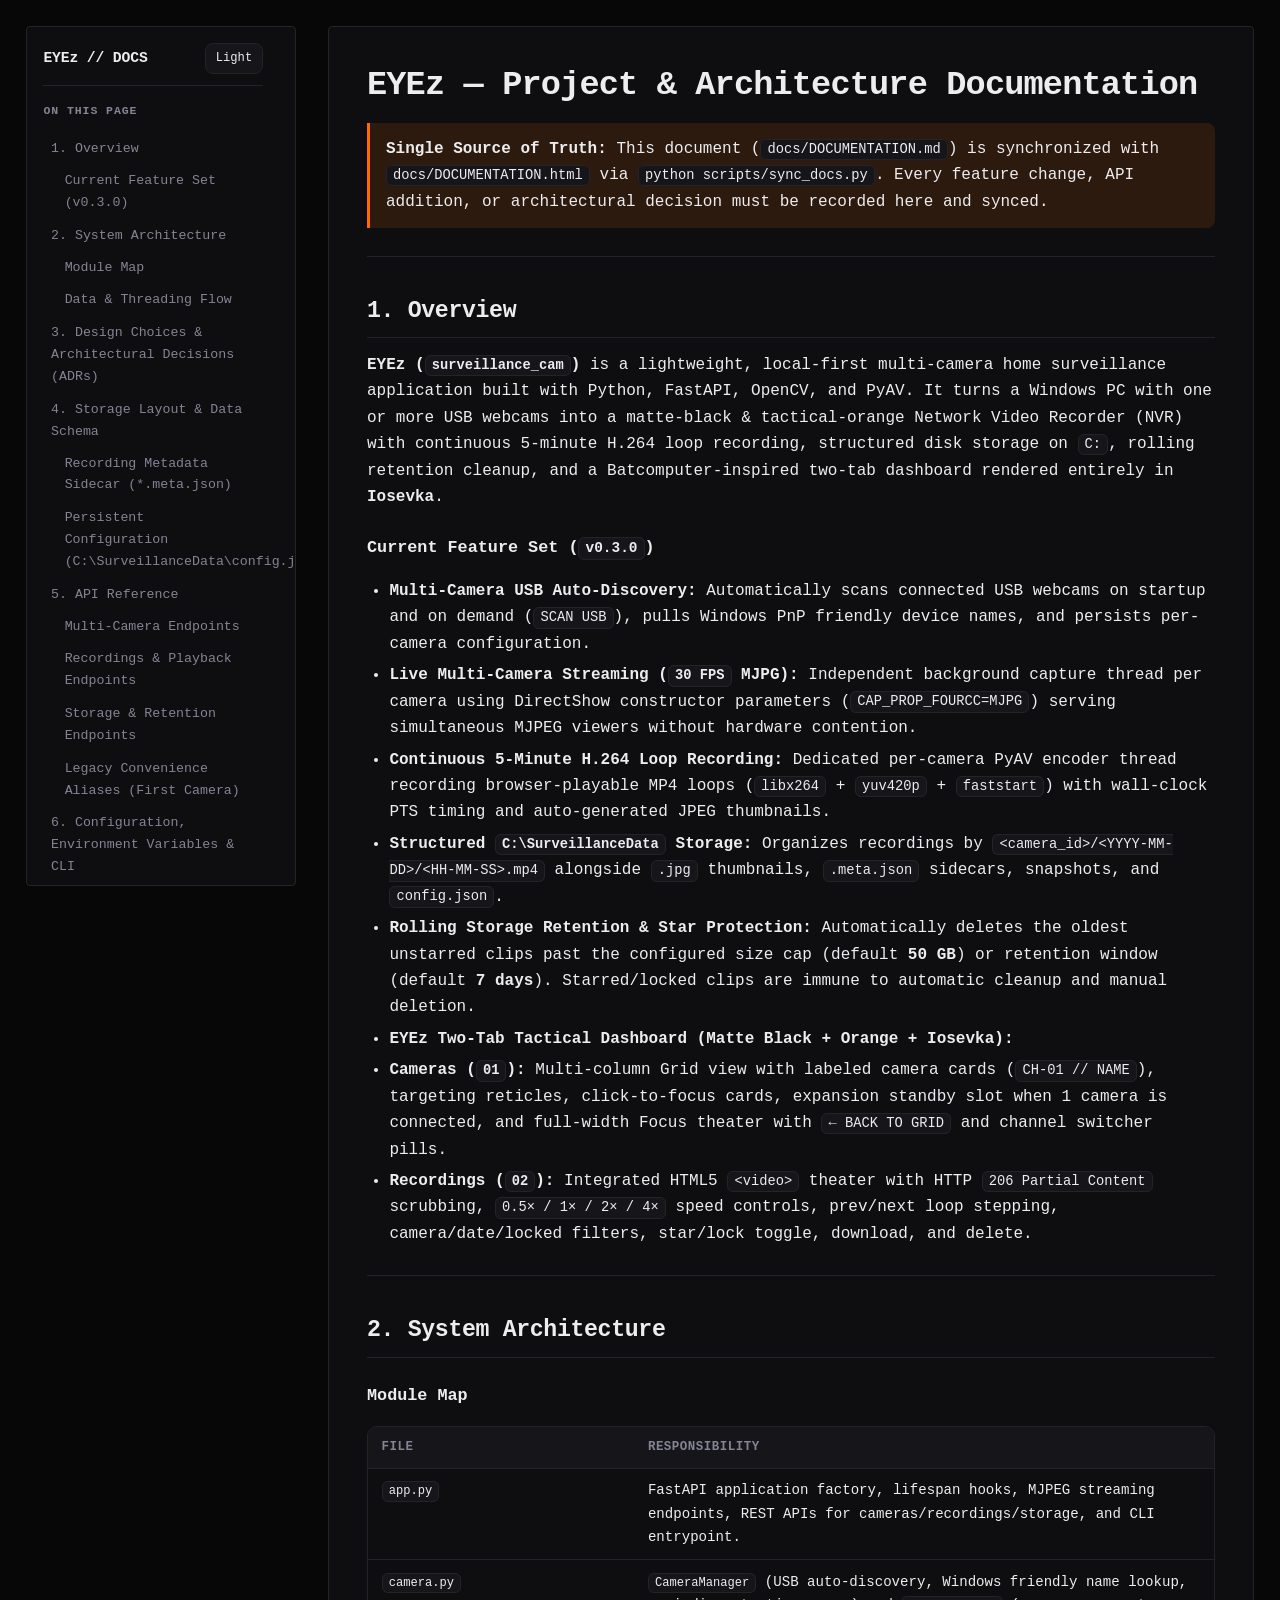
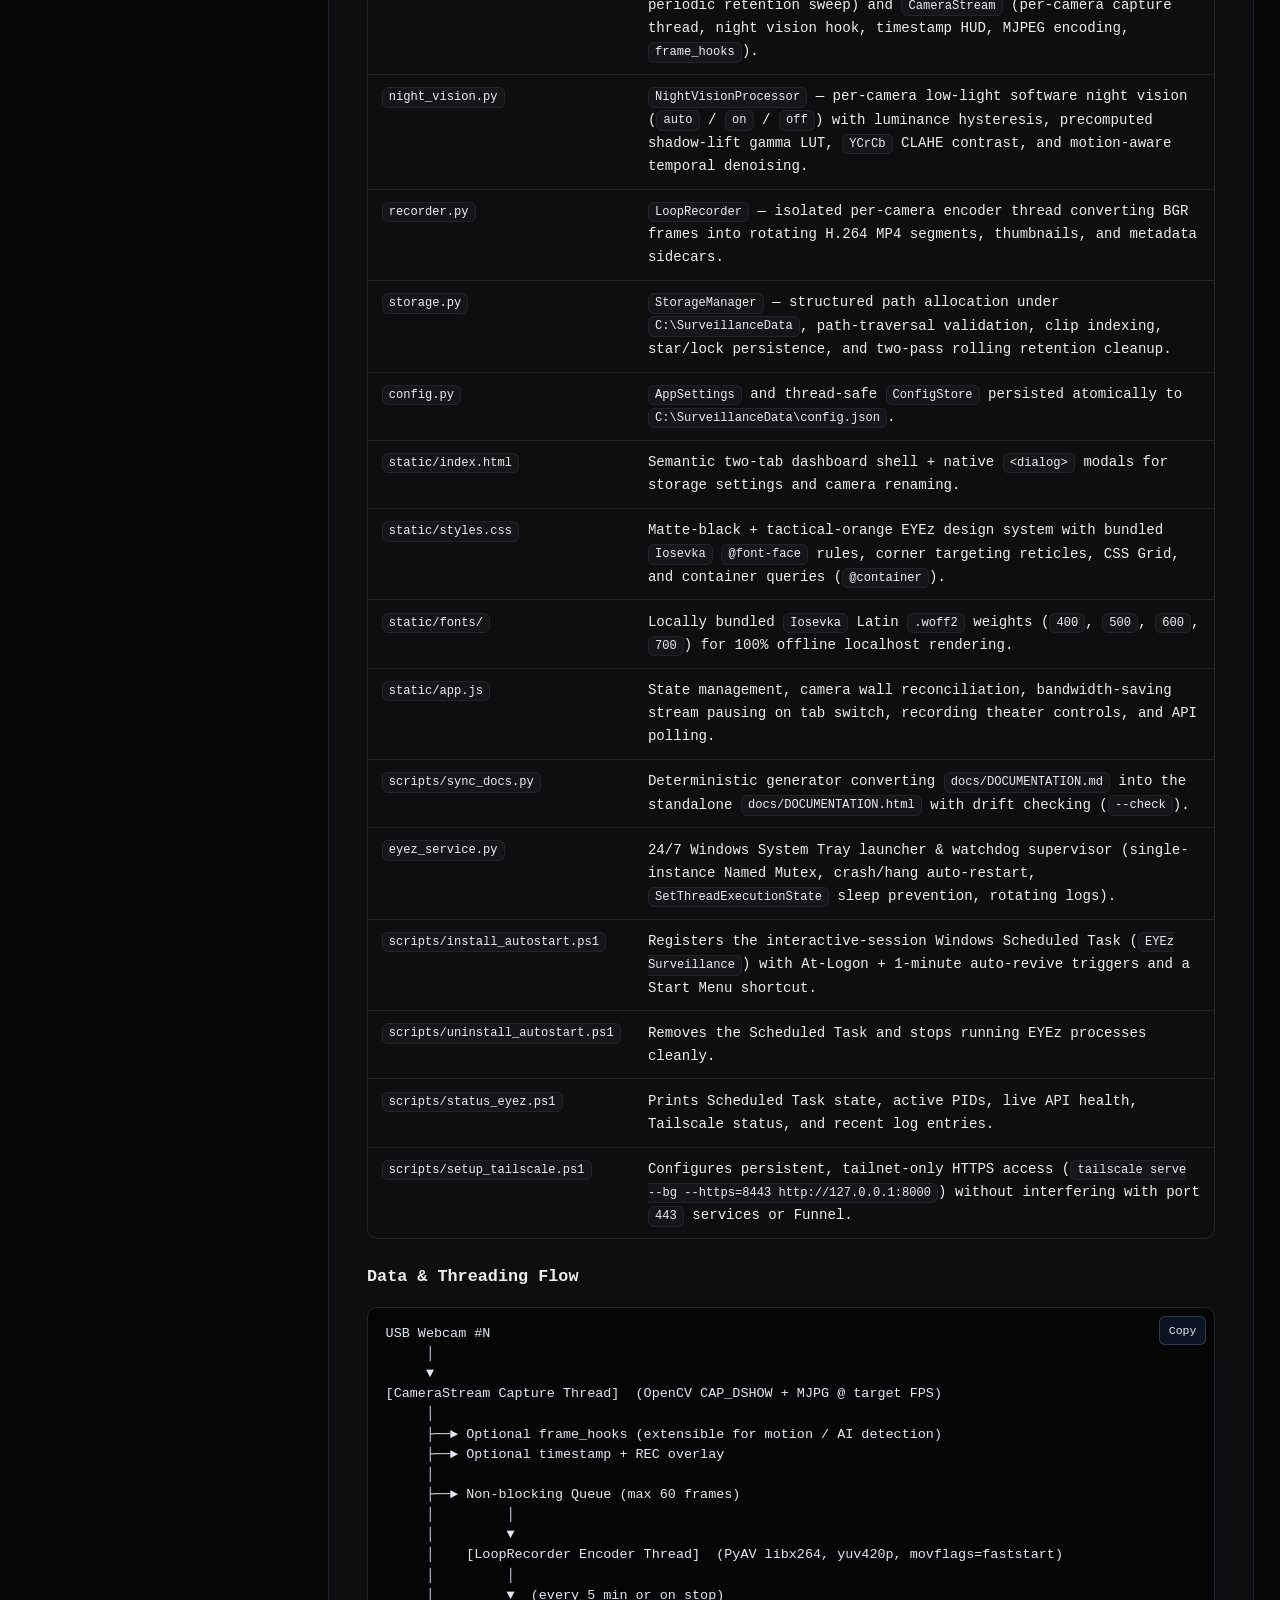
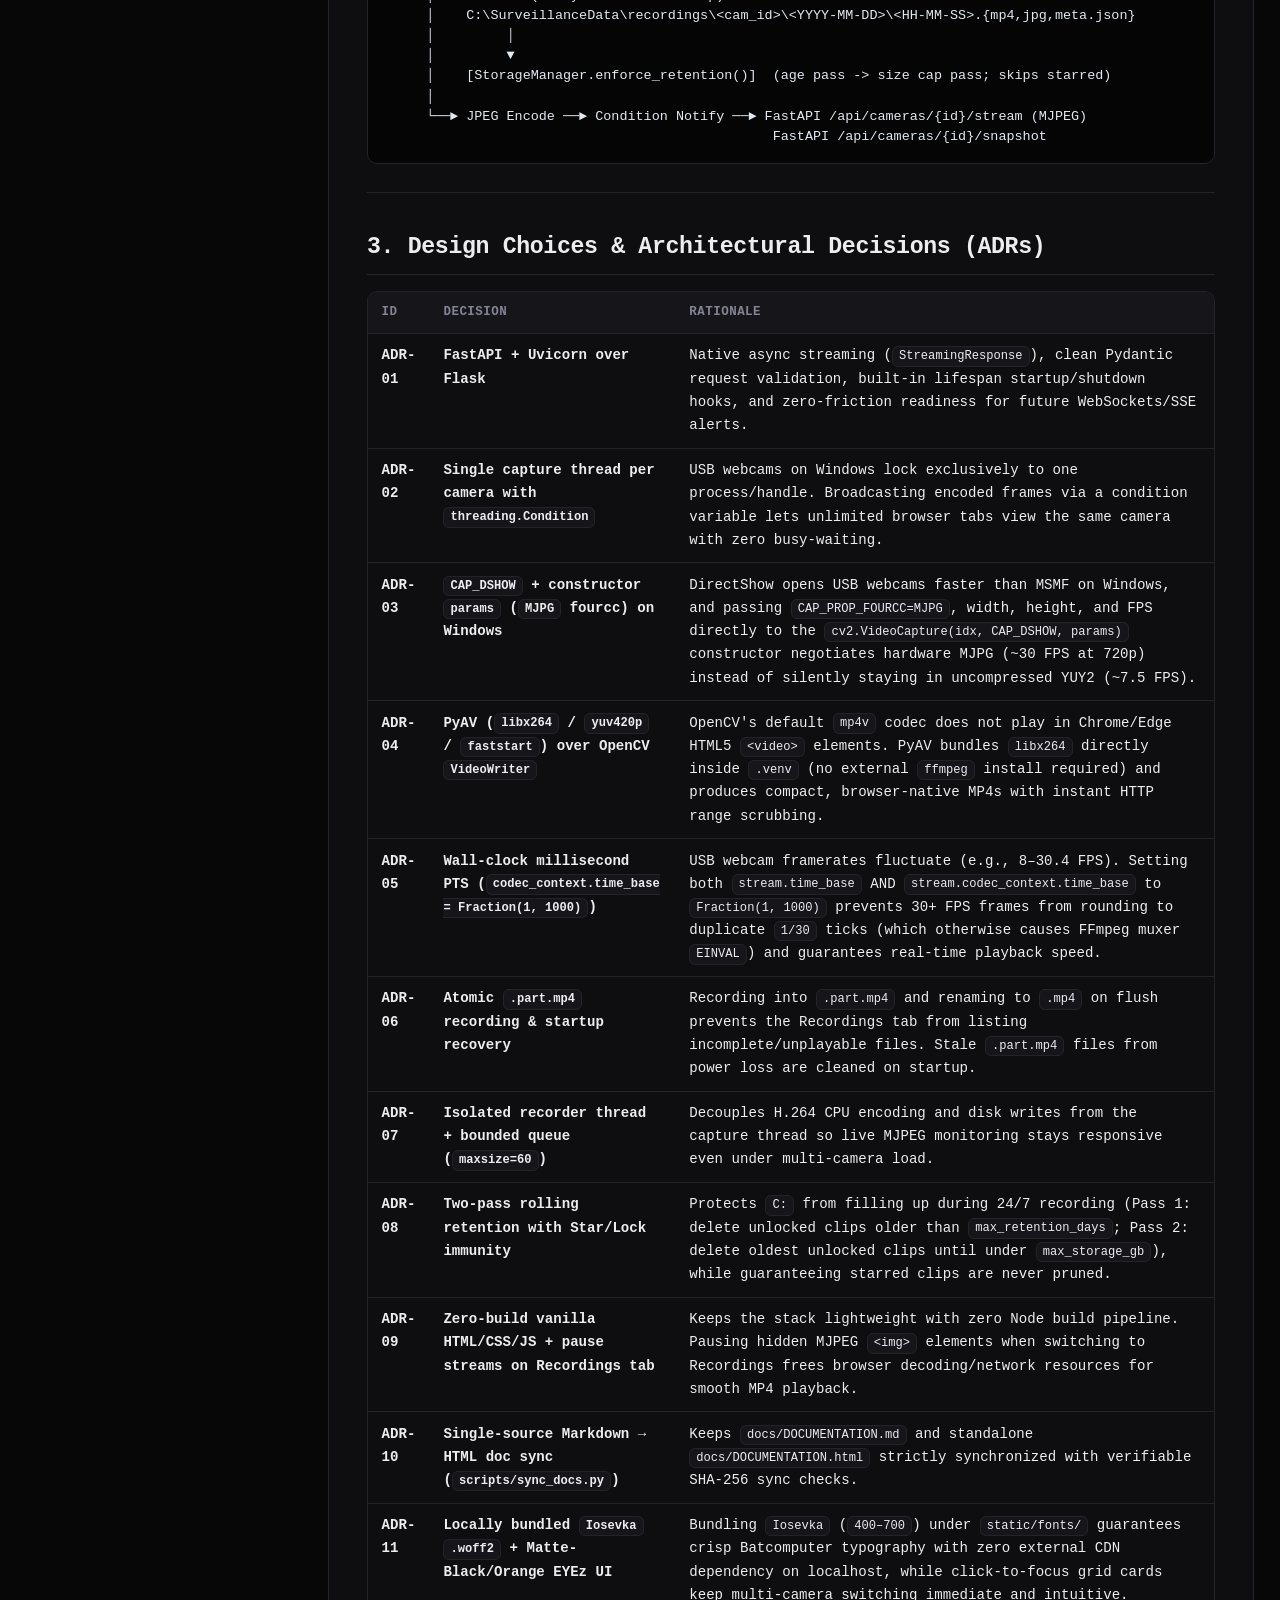
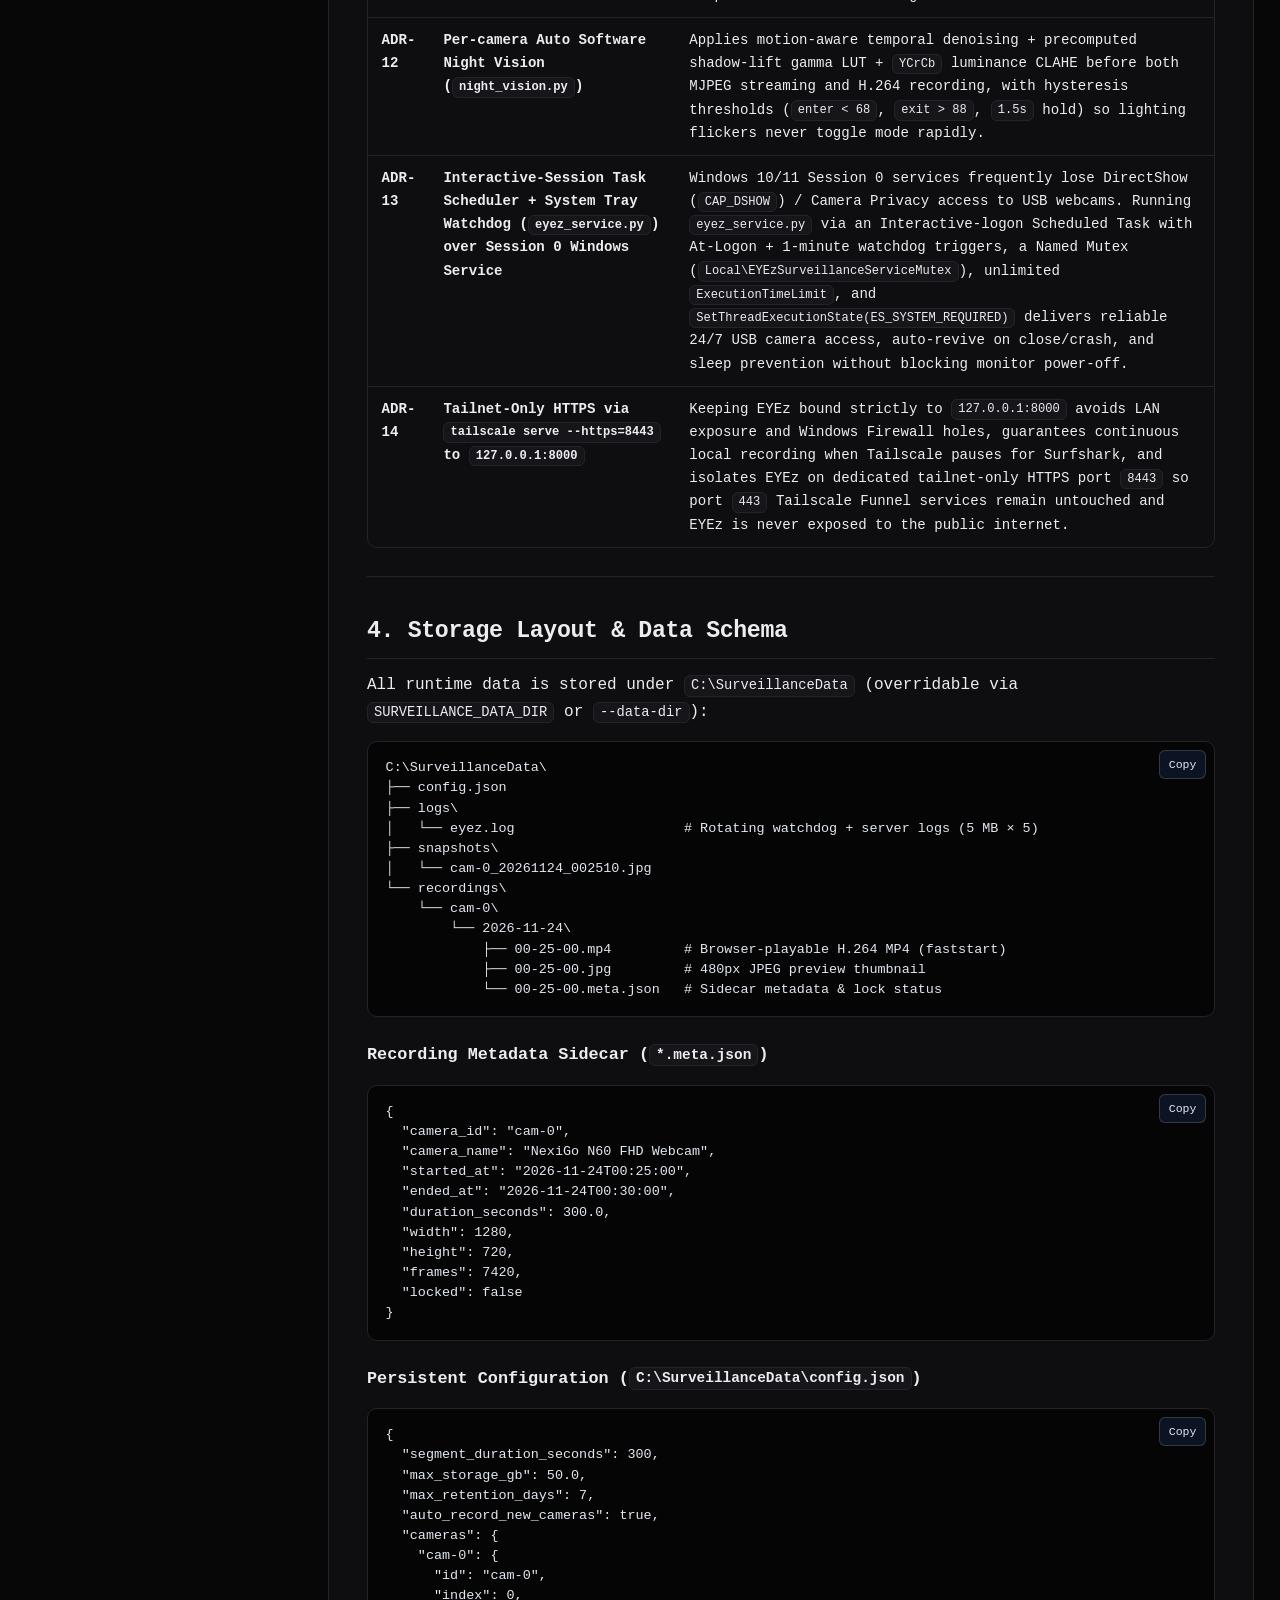
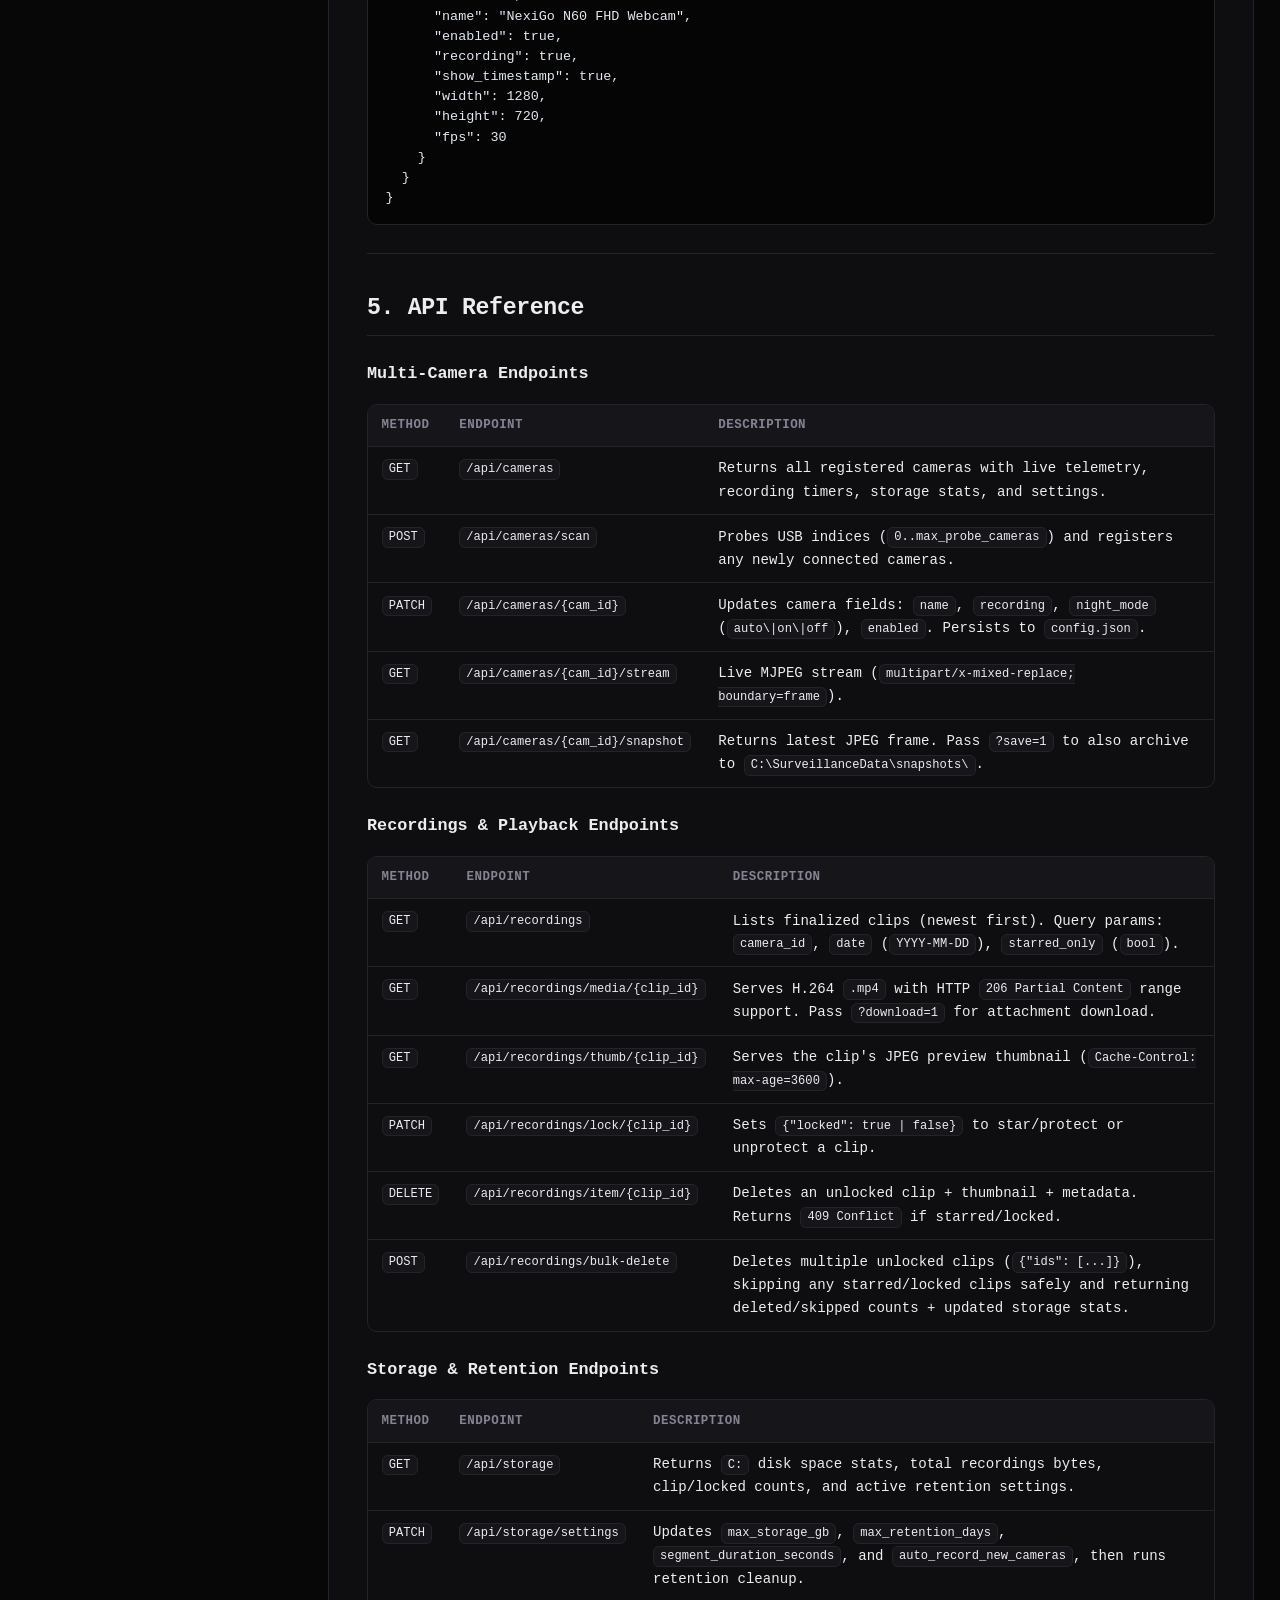
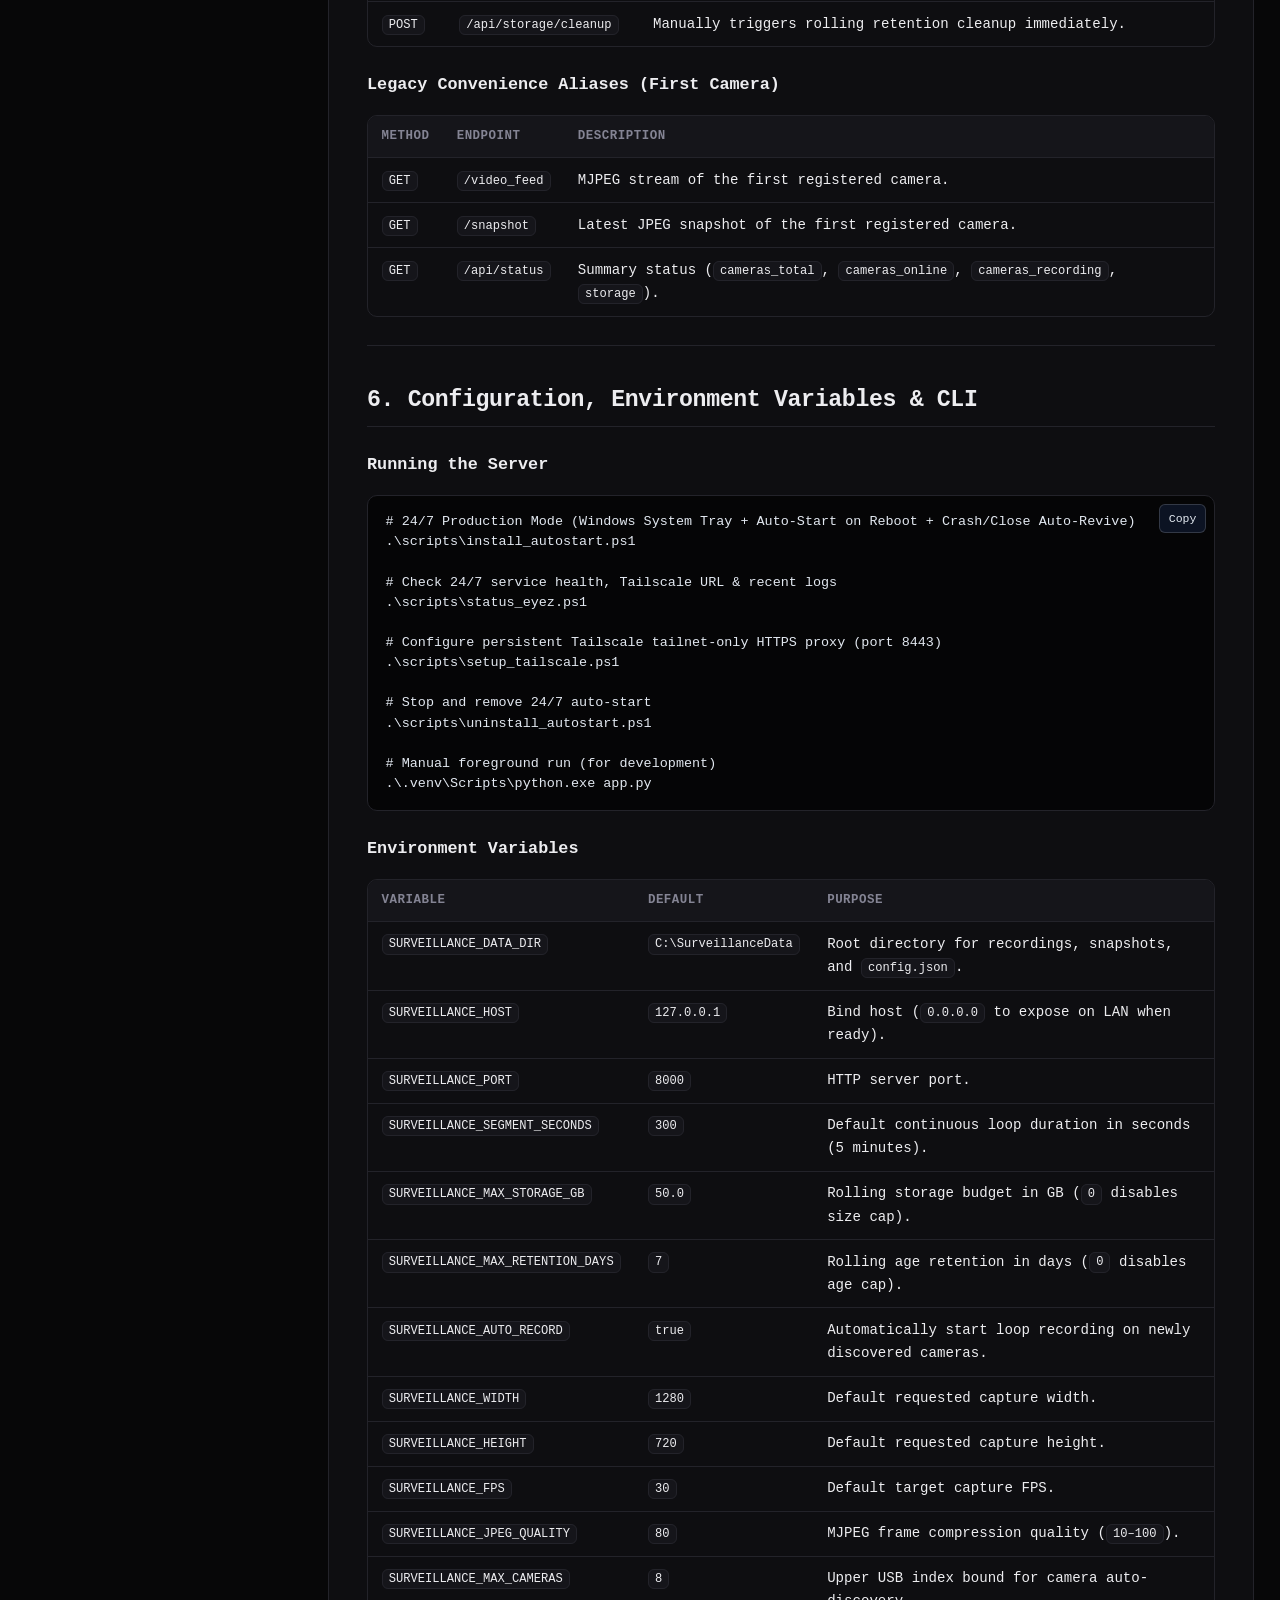
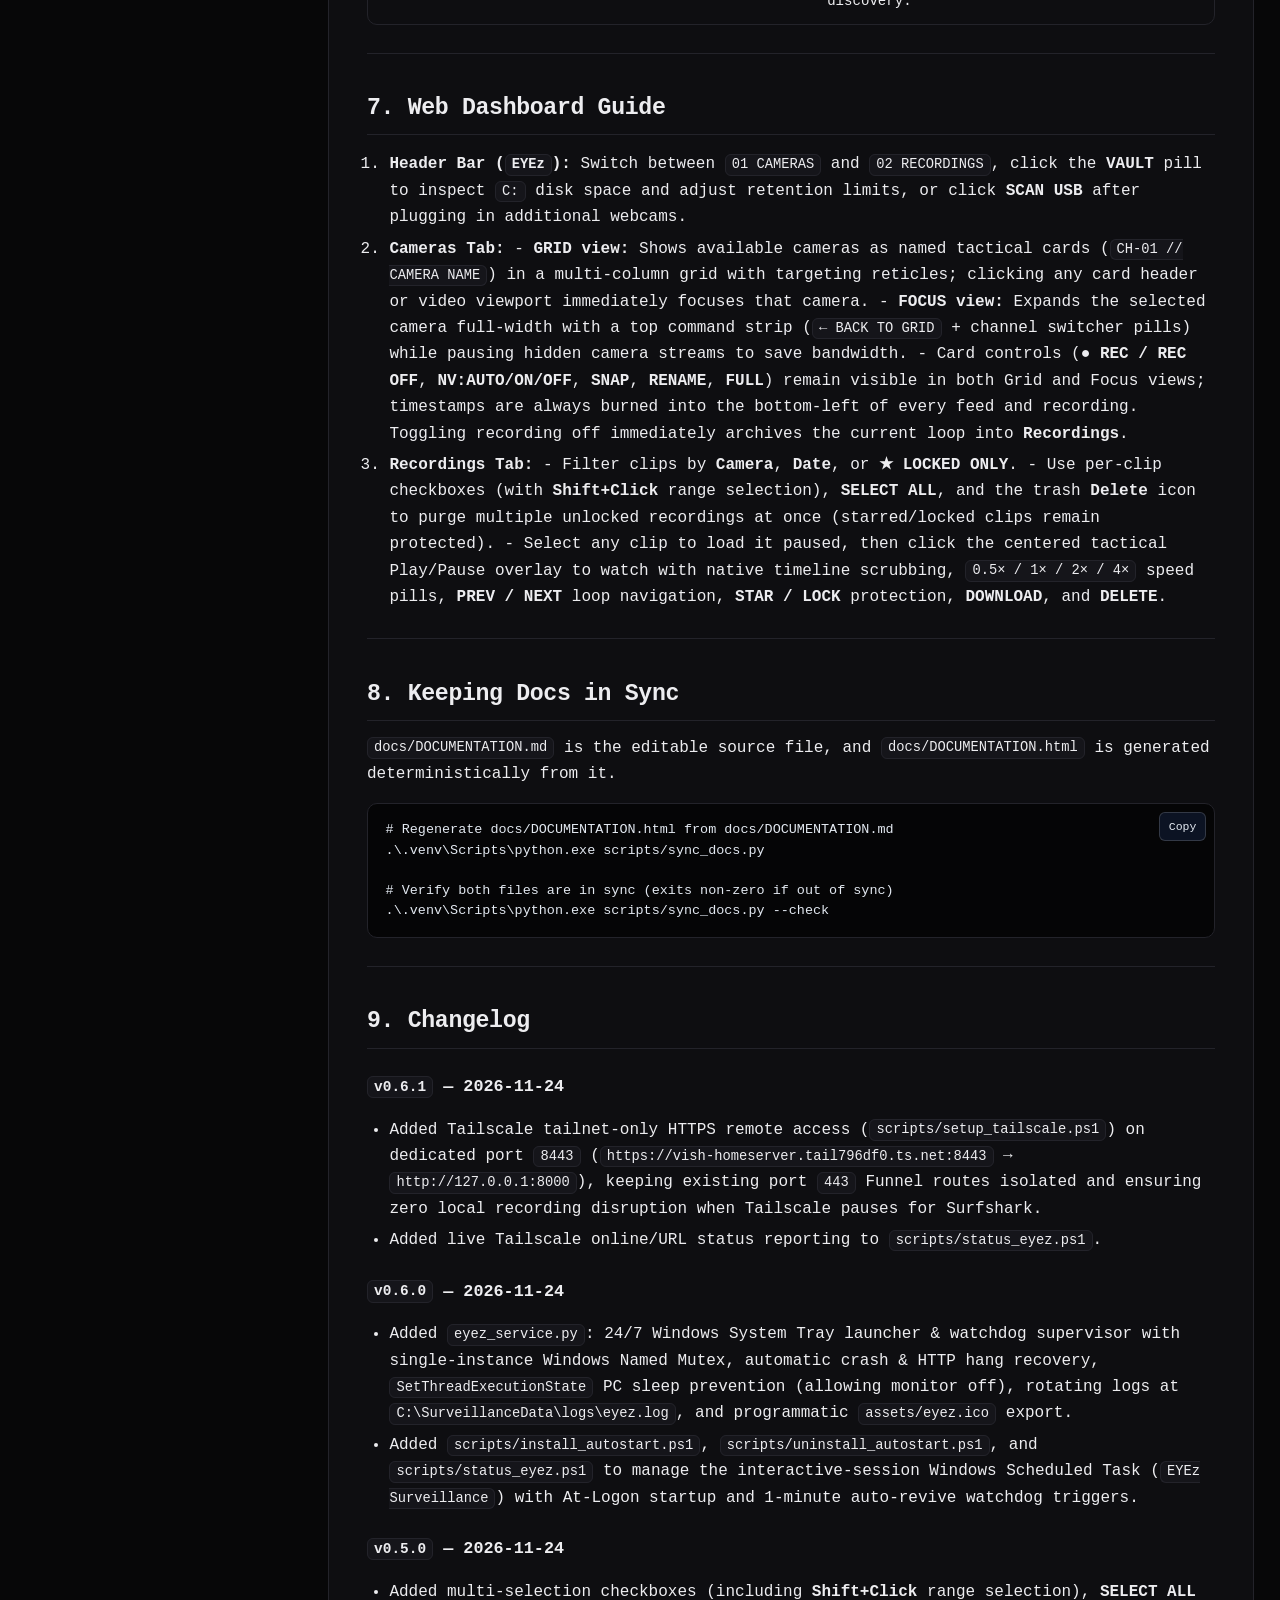
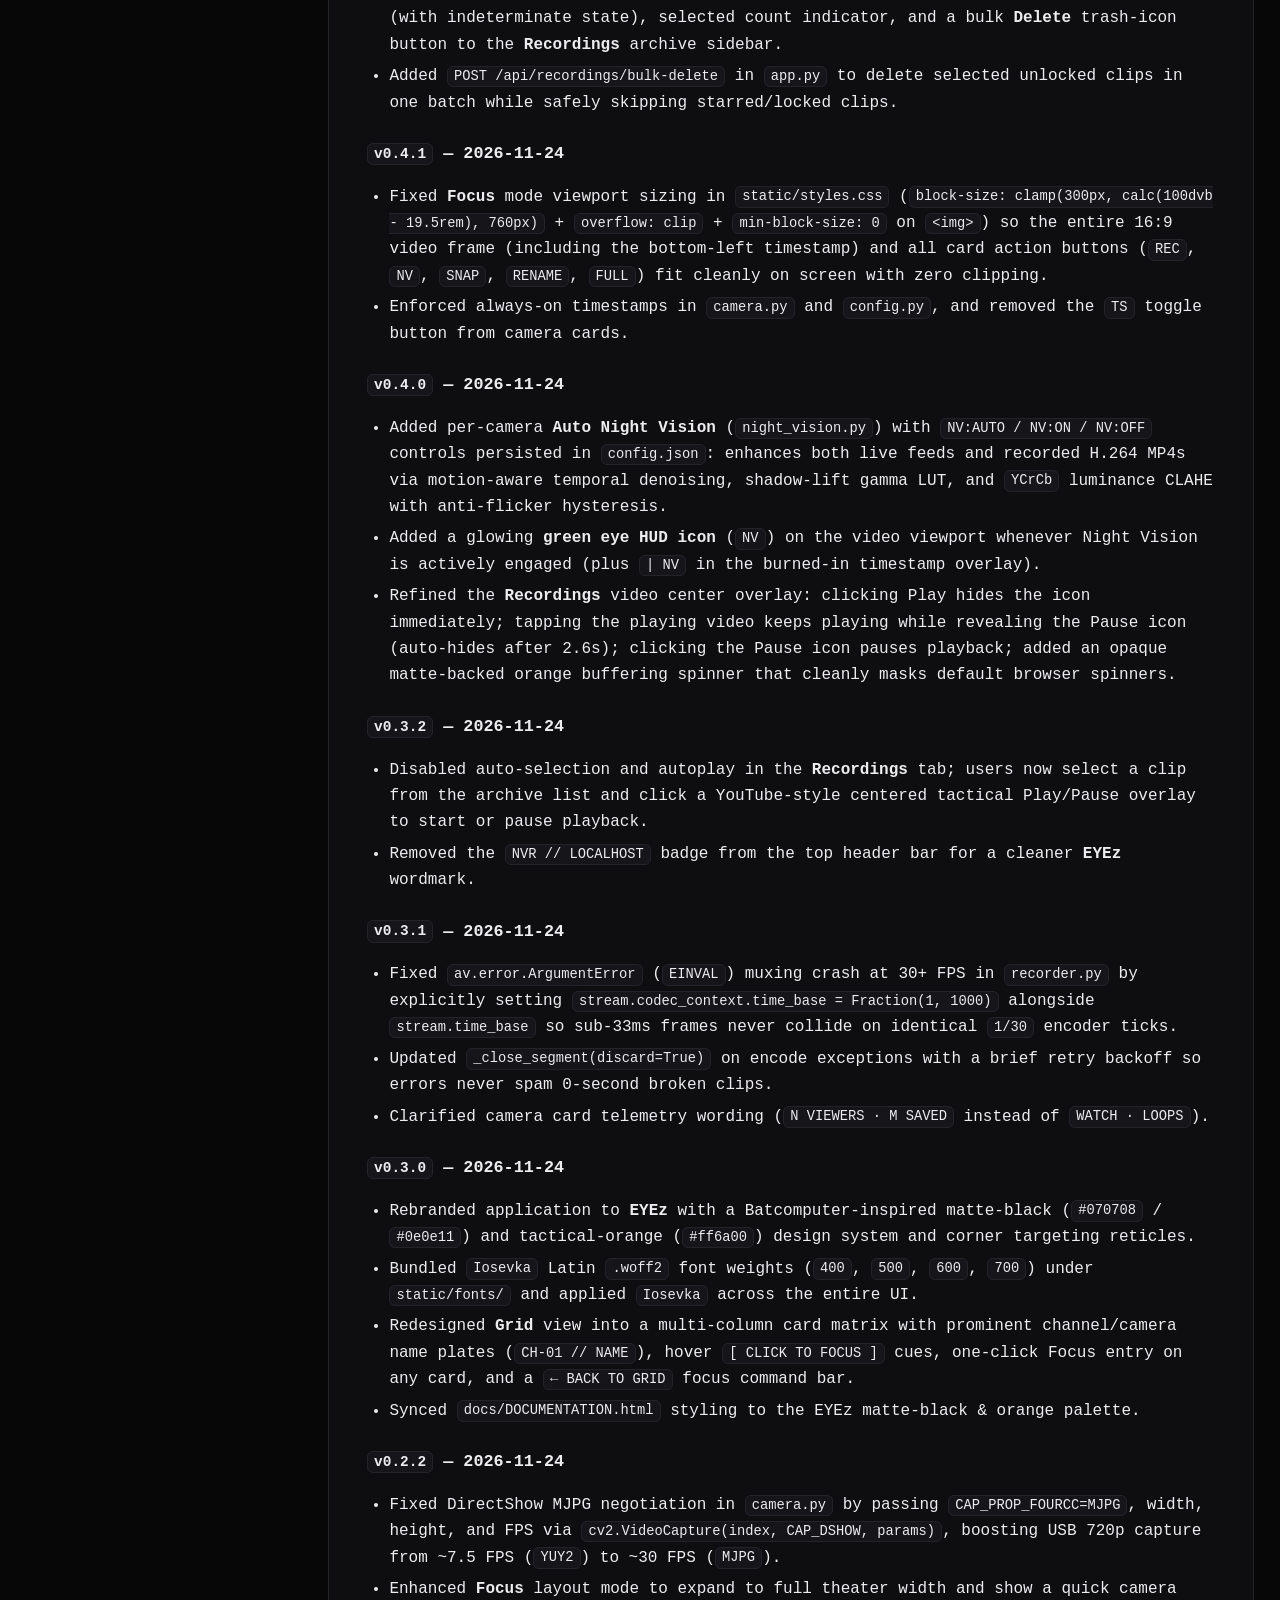
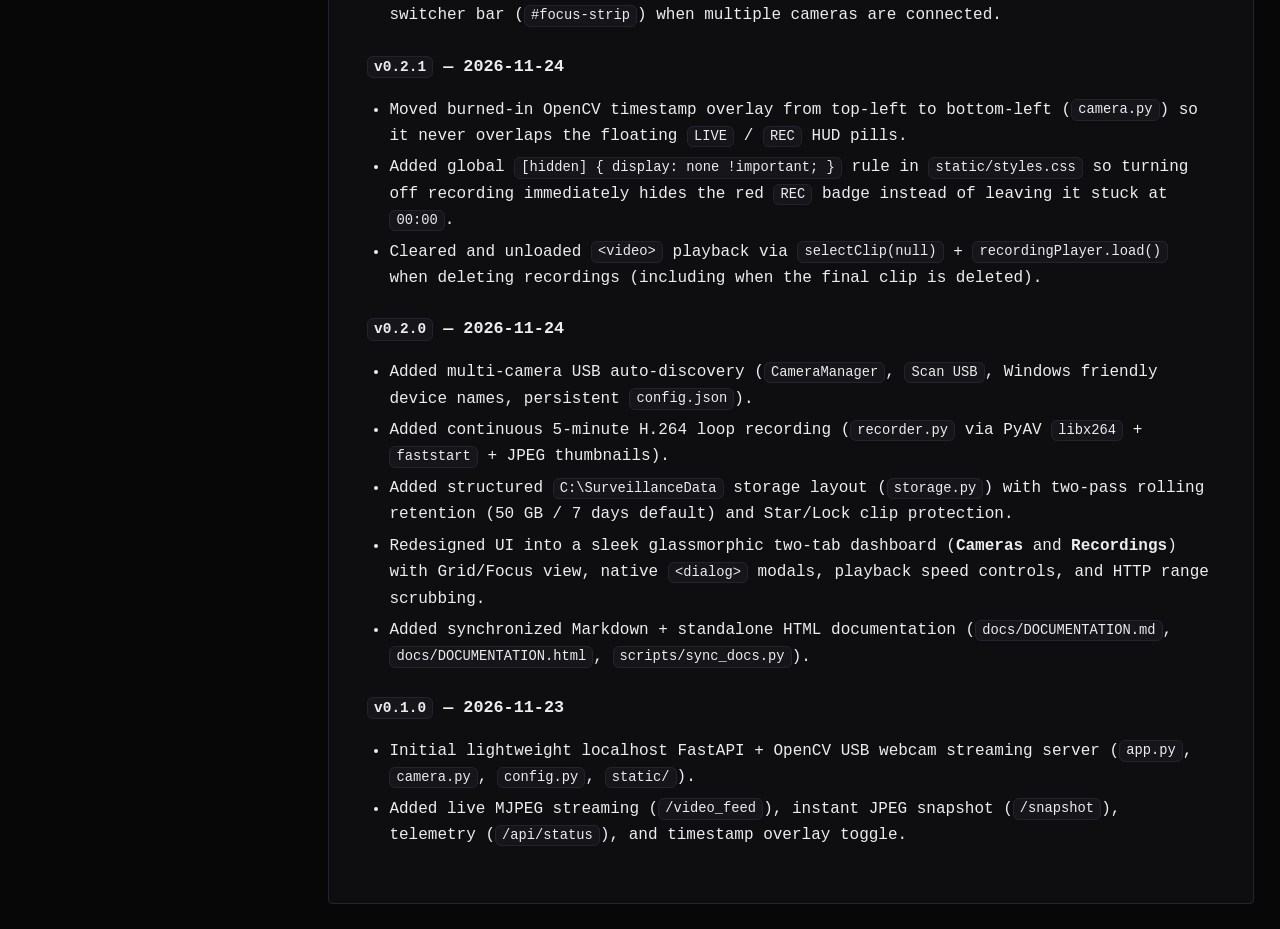
<file: docs/DOCUMENTATION.html>
<!DOCTYPE html>
<html lang="en" data-theme="dark">
  <head>
    <meta charset="UTF-8" />
    <meta name="viewport" content="width=device-width, initial-scale=1.0" />
    <meta name="doc-source-sha256" content="5f137a83886aabb5b25f5d0416e420911873c64ff2f6d7c7745ea895c8603641" />
    <title>EYEz — Project &amp; Architecture Documentation</title>
    <style>
      :root {
        color-scheme: dark;
        --bg: #070708;
        --surface: #0e0e11;
        --surface-2: #15151a;
        --border: #23232a;
        --border-strong: #363642;
        --text: #ededf0;
        --muted: #848494;
        --accent: #ff6a00;
        --accent-soft: rgb(255 106 0 / 13%);
        --code-bg: #050506;
        --radius: 4px;
      }

      :root[data-theme="light"] {
        color-scheme: light;
        --bg: #f5f5f7;
        --surface: #ffffff;
        --surface-2: #ececf0;
        --border: rgb(15 15 20 / 13%);
        --border-strong: rgb(15 15 20 / 26%);
        --text: #111114;
        --muted: #52525c;
        --accent: #d95700;
        --accent-soft: rgb(217 87 0 / 10%);
        --code-bg: #111114;
      }

      *,
      *::before,
      *::after {
        box-sizing: border-box;
      }

      html {
        scroll-behavior: smooth;
      }

      body {
        margin: 0;
        min-block-size: 100dvb;
        background: var(--bg);
        color: var(--text);
        font-family: "Iosevka", ui-monospace, SFMono-Regular, Consolas, monospace;
        line-height: 1.65;
      }

      .doc-shell {
        inline-size: min(1320px, 100%);
        margin-inline: auto;
        padding: clamp(1rem, 2vw, 2rem);
        display: grid;
        grid-template-columns: 270px minmax(0, 1fr);
        gap: 2rem;
        align-items: start;
      }

      /* Sidebar */
      .sidebar {
        position: sticky;
        inset-block-start: 1.25rem;
        max-block-size: calc(100dvb - 2.5rem);
        overflow-y: auto;
        scrollbar-gutter: stable;
        overscroll-behavior: contain;
        background: var(--surface);
        border: 1px solid var(--border);
        border-radius: var(--radius);
        padding: 1rem 1.05rem;
        display: flex;
        flex-direction: column;
        gap: 0.9rem;
      }

      .sidebar-header {
        display: flex;
        align-items: center;
        justify-content: space-between;
        gap: 0.5rem;
        padding-block-end: 0.7rem;
        border-block-end: 1px solid var(--border);
      }

      .sidebar-brand {
        font-weight: 700;
        font-size: 0.92rem;
        letter-spacing: -0.01em;
      }

      .theme-btn {
        appearance: none;
        border: 1px solid var(--border);
        background: var(--surface-2);
        color: var(--text);
        font: inherit;
        font-size: 0.76rem;
        font-weight: 500;
        padding: 0.3rem 0.6rem;
        border-radius: 8px;
        cursor: pointer;
      }

      .theme-btn:hover {
        border-color: var(--border-strong);
      }

      .toc-title {
        font-size: 0.72rem;
        text-transform: uppercase;
        letter-spacing: 0.08em;
        color: var(--muted);
        font-weight: 600;
        margin: 0;
      }

      .toc ul {
        list-style: none;
        margin: 0;
        padding: 0;
        display: flex;
        flex-direction: column;
        gap: 0.2rem;
      }

      .toc ul ul {
        padding-inline-start: 0.85rem;
        margin-block-start: 0.15rem;
      }

      .toc a {
        display: block;
        color: var(--muted);
        text-decoration: none;
        font-size: 0.83rem;
        padding: 0.24rem 0.48rem;
        border-radius: 6px;
        transition: background-color 120ms ease, color 120ms ease;
      }

      .toc a:hover {
        color: var(--text);
        background: var(--accent-soft);
      }

      .sync-meta {
        margin-block-start: auto;
        padding-block-start: 0.75rem;
        border-block-start: 1px solid var(--border);
        font-size: 0.72rem;
        color: var(--muted);
        font-family: ui-monospace, SFMono-Regular, Consolas, monospace;
        word-break: break-all;
      }

      /* Main Content */
      .content {
        background: var(--surface);
        border: 1px solid var(--border);
        border-radius: var(--radius);
        padding: clamp(1.35rem, 3vw, 2.5rem);
        min-inline-size: 0;
      }

      .content h1 {
        margin-block: 0 1rem;
        font-size: clamp(1.55rem, 1.3rem + 1vw, 2.1rem);
        letter-spacing: -0.025em;
        line-height: 1.25;
      }

      .content h2 {
        margin-block: 2.2rem 0.85rem;
        padding-block-end: 0.45rem;
        border-block-end: 1px solid var(--border);
        font-size: clamp(1.2rem, 1.05rem + 0.5vw, 1.45rem);
        letter-spacing: -0.015em;
      }

      .content h3 {
        margin-block: 1.5rem 0.55rem;
        font-size: 1.05rem;
      }

      .content p {
        margin-block: 0.75rem;
      }

      .content a {
        color: var(--accent);
      }

      .content blockquote {
        margin: 1rem 0;
        padding: 0.8rem 1rem;
        border-inline-start: 3px solid var(--accent);
        background: var(--accent-soft);
        border-radius: 0 8px 8px 0;
      }

      .content blockquote p {
        margin: 0;
      }

      .content hr {
        border: 0;
        border-block-start: 1px solid var(--border);
        margin-block: 1.75rem;
      }

      .content ul,
      .content ol {
        padding-inline-start: 1.4rem;
      }

      .content li {
        margin-block: 0.32rem;
      }

      .content code {
        font-family: ui-monospace, SFMono-Regular, Menlo, Consolas, monospace;
        font-size: 0.86em;
        padding: 0.14rem 0.38rem;
        border-radius: 6px;
        background: var(--surface-2);
        border: 1px solid var(--border);
      }

      .code-wrap {
        position: relative;
        margin-block: 1rem;
      }

      .content pre {
        margin: 0;
        padding: 1rem 1.1rem;
        border-radius: 10px;
        background: var(--code-bg);
        color: #e2e8f0;
        border: 1px solid var(--border);
        overflow-x: auto;
        line-height: 1.5;
        font-size: 0.84rem;
      }

      .content pre code {
        background: transparent;
        border: 0;
        padding: 0;
        color: inherit;
        font-size: inherit;
      }

      .copy-btn {
        position: absolute;
        inset-block-start: 0.55rem;
        inset-inline-end: 0.55rem;
        appearance: none;
        border: 1px solid rgb(255 255 255 / 16%);
        background: rgb(15 23 42 / 85%);
        color: #e2e8f0;
        font: inherit;
        font-size: 0.72rem;
        padding: 0.25rem 0.55rem;
        border-radius: 6px;
        cursor: pointer;
      }

      .copy-btn:hover {
        background: rgb(30 41 59 / 95%);
      }

      /* Responsive Tables */
      .table-wrap {
        overflow-x: auto;
        margin-block: 1rem;
        border: 1px solid var(--border);
        border-radius: 10px;
      }

      .content table {
        inline-size: 100%;
        border-collapse: collapse;
        font-size: 0.88rem;
      }

      .content th,
      .content td {
        text-align: start;
        padding: 0.65rem 0.85rem;
        border-block-end: 1px solid var(--border);
        vertical-align: top;
      }

      .content th {
        background: var(--surface-2);
        font-weight: 600;
        font-size: 0.78rem;
        text-transform: uppercase;
        letter-spacing: 0.04em;
        color: var(--muted);
      }

      .content tr:last-child td {
        border-block-end: 0;
      }

      @media (max-width: 960px) {
        .doc-shell {
          grid-template-columns: 1fr;
        }

        .sidebar {
          position: static;
          max-block-size: none;
        }
      }
    </style>
  </head>
  <body>
    <div class="doc-shell">
      <aside class="sidebar" aria-label="Document navigation">
        <div class="sidebar-header">
          <span class="sidebar-brand">EYEz // DOCS</span>
          <button type="button" class="theme-btn" id="btn-theme">Light</button>
        </div>
        <p class="toc-title">On This Page</p>
        <nav class="toc"><div class="toc">
<ul>
<li><a href="#1-overview">1. Overview</a><ul>
<li><a href="#current-feature-set-v030">Current Feature Set (v0.3.0)</a></li>
</ul>
</li>
<li><a href="#2-system-architecture">2. System Architecture</a><ul>
<li><a href="#module-map">Module Map</a></li>
<li><a href="#data-threading-flow">Data &amp; Threading Flow</a></li>
</ul>
</li>
<li><a href="#3-design-choices-architectural-decisions-adrs">3. Design Choices &amp; Architectural Decisions (ADRs)</a></li>
<li><a href="#4-storage-layout-data-schema">4. Storage Layout &amp; Data Schema</a><ul>
<li><a href="#recording-metadata-sidecar-metajson">Recording Metadata Sidecar (*.meta.json)</a></li>
<li><a href="#persistent-configuration-csurveillancedataconfigjson">Persistent Configuration (C:\SurveillanceData\config.json)</a></li>
</ul>
</li>
<li><a href="#5-api-reference">5. API Reference</a><ul>
<li><a href="#multi-camera-endpoints">Multi-Camera Endpoints</a></li>
<li><a href="#recordings-playback-endpoints">Recordings &amp; Playback Endpoints</a></li>
<li><a href="#storage-retention-endpoints">Storage &amp; Retention Endpoints</a></li>
<li><a href="#legacy-convenience-aliases-first-camera">Legacy Convenience Aliases (First Camera)</a></li>
</ul>
</li>
<li><a href="#6-configuration-environment-variables-cli">6. Configuration, Environment Variables &amp; CLI</a><ul>
<li><a href="#running-the-server">Running the Server</a></li>
<li><a href="#environment-variables">Environment Variables</a></li>
</ul>
</li>
<li><a href="#7-web-dashboard-guide">7. Web Dashboard Guide</a></li>
<li><a href="#8-keeping-docs-in-sync">8. Keeping Docs in Sync</a></li>
<li><a href="#9-changelog">9. Changelog</a><ul>
<li><a href="#v061-2026-11-24">v0.6.1 — 2026-11-24</a></li>
<li><a href="#v060-2026-11-24">v0.6.0 — 2026-11-24</a></li>
<li><a href="#v050-2026-11-24">v0.5.0 — 2026-11-24</a></li>
<li><a href="#v041-2026-11-24">v0.4.1 — 2026-11-24</a></li>
<li><a href="#v040-2026-11-24">v0.4.0 — 2026-11-24</a></li>
<li><a href="#v032-2026-11-24">v0.3.2 — 2026-11-24</a></li>
<li><a href="#v031-2026-11-24">v0.3.1 — 2026-11-24</a></li>
<li><a href="#v030-2026-11-24">v0.3.0 — 2026-11-24</a></li>
<li><a href="#v022-2026-11-24">v0.2.2 — 2026-11-24</a></li>
<li><a href="#v021-2026-11-24">v0.2.1 — 2026-11-24</a></li>
<li><a href="#v020-2026-11-24">v0.2.0 — 2026-11-24</a></li>
<li><a href="#v010-2026-11-23">v0.1.0 — 2026-11-23</a></li>
</ul>
</li>
</ul>
</div>
</nav>
        <div class="sync-meta">
          Synced from DOCUMENTATION.md<br />
          SHA-256: 5f137a83886a
        </div>
      </aside>

      <main class="content">
        <h1 id="eyez-project-architecture-documentation">EYEz — Project &amp; Architecture Documentation</h1>
<blockquote>
<p><strong>Single Source of Truth:</strong> This document (<code>docs/DOCUMENTATION.md</code>) is synchronized with <code>docs/DOCUMENTATION.html</code> via <code>python scripts/sync_docs.py</code>. Every feature change, API addition, or architectural decision must be recorded here and synced.</p>
</blockquote>
<hr />
<h2 id="1-overview">1. Overview</h2>
<p><strong>EYEz (<code>surveillance_cam</code>)</strong> is a lightweight, local-first multi-camera home surveillance application built with Python, FastAPI, OpenCV, and PyAV. It turns a Windows PC with one or more USB webcams into a matte-black &amp; tactical-orange Network Video Recorder (NVR) with continuous 5-minute H.264 loop recording, structured disk storage on <code>C:</code>, rolling retention cleanup, and a Batcomputer-inspired two-tab dashboard rendered entirely in <strong>Iosevka</strong>.</p>
<h3 id="current-feature-set-v030">Current Feature Set (<code>v0.3.0</code>)</h3>
<ul>
<li><strong>Multi-Camera USB Auto-Discovery:</strong> Automatically scans connected USB webcams on startup and on demand (<code>SCAN USB</code>), pulls Windows PnP friendly device names, and persists per-camera configuration.</li>
<li><strong>Live Multi-Camera Streaming (<code>30 FPS</code> MJPG):</strong> Independent background capture thread per camera using DirectShow constructor parameters (<code>CAP_PROP_FOURCC=MJPG</code>) serving simultaneous MJPEG viewers without hardware contention.</li>
<li><strong>Continuous 5-Minute H.264 Loop Recording:</strong> Dedicated per-camera PyAV encoder thread recording browser-playable MP4 loops (<code>libx264</code> + <code>yuv420p</code> + <code>faststart</code>) with wall-clock PTS timing and auto-generated JPEG thumbnails.</li>
<li><strong>Structured <code>C:\SurveillanceData</code> Storage:</strong> Organizes recordings by <code>&lt;camera_id&gt;/&lt;YYYY-MM-DD&gt;/&lt;HH-MM-SS&gt;.mp4</code> alongside <code>.jpg</code> thumbnails, <code>.meta.json</code> sidecars, snapshots, and <code>config.json</code>.</li>
<li><strong>Rolling Storage Retention &amp; Star Protection:</strong> Automatically deletes the oldest unstarred clips past the configured size cap (default <strong>50 GB</strong>) or retention window (default <strong>7 days</strong>). Starred/locked clips are immune to automatic cleanup and manual deletion.</li>
<li><strong>EYEz Two-Tab Tactical Dashboard (Matte Black + Orange + Iosevka):</strong></li>
<li><strong>Cameras (<code>01</code>):</strong> Multi-column Grid view with labeled camera cards (<code>CH-01 // NAME</code>), targeting reticles, click-to-focus cards, expansion standby slot when 1 camera is connected, and full-width Focus theater with <code>← BACK TO GRID</code> and channel switcher pills.</li>
<li><strong>Recordings (<code>02</code>):</strong> Integrated HTML5 <code>&lt;video&gt;</code> theater with HTTP <code>206 Partial Content</code> scrubbing, <code>0.5× / 1× / 2× / 4×</code> speed controls, prev/next loop stepping, camera/date/locked filters, star/lock toggle, download, and delete.</li>
</ul>
<hr />
<h2 id="2-system-architecture">2. System Architecture</h2>
<h3 id="module-map">Module Map</h3>
<table>
<thead>
<tr>
<th>File</th>
<th>Responsibility</th>
</tr>
</thead>
<tbody>
<tr>
<td><code>app.py</code></td>
<td>FastAPI application factory, lifespan hooks, MJPEG streaming endpoints, REST APIs for cameras/recordings/storage, and CLI entrypoint.</td>
</tr>
<tr>
<td><code>camera.py</code></td>
<td><code>CameraManager</code> (USB auto-discovery, Windows friendly name lookup, periodic retention sweep) and <code>CameraStream</code> (per-camera capture thread, night vision hook, timestamp HUD, MJPEG encoding, <code>frame_hooks</code>).</td>
</tr>
<tr>
<td><code>night_vision.py</code></td>
<td><code>NightVisionProcessor</code> — per-camera low-light software night vision (<code>auto</code> / <code>on</code> / <code>off</code>) with luminance hysteresis, precomputed shadow-lift gamma LUT, <code>YCrCb</code> CLAHE contrast, and motion-aware temporal denoising.</td>
</tr>
<tr>
<td><code>recorder.py</code></td>
<td><code>LoopRecorder</code> — isolated per-camera encoder thread converting BGR frames into rotating H.264 MP4 segments, thumbnails, and metadata sidecars.</td>
</tr>
<tr>
<td><code>storage.py</code></td>
<td><code>StorageManager</code> — structured path allocation under <code>C:\SurveillanceData</code>, path-traversal validation, clip indexing, star/lock persistence, and two-pass rolling retention cleanup.</td>
</tr>
<tr>
<td><code>config.py</code></td>
<td><code>AppSettings</code> and thread-safe <code>ConfigStore</code> persisted atomically to <code>C:\SurveillanceData\config.json</code>.</td>
</tr>
<tr>
<td><code>static/index.html</code></td>
<td>Semantic two-tab dashboard shell + native <code>&lt;dialog&gt;</code> modals for storage settings and camera renaming.</td>
</tr>
<tr>
<td><code>static/styles.css</code></td>
<td>Matte-black + tactical-orange EYEz design system with bundled <code>Iosevka</code> <code>@font-face</code> rules, corner targeting reticles, CSS Grid, and container queries (<code>@container</code>).</td>
</tr>
<tr>
<td><code>static/fonts/</code></td>
<td>Locally bundled <code>Iosevka</code> Latin <code>.woff2</code> weights (<code>400</code>, <code>500</code>, <code>600</code>, <code>700</code>) for 100% offline localhost rendering.</td>
</tr>
<tr>
<td><code>static/app.js</code></td>
<td>State management, camera wall reconciliation, bandwidth-saving stream pausing on tab switch, recording theater controls, and API polling.</td>
</tr>
<tr>
<td><code>scripts/sync_docs.py</code></td>
<td>Deterministic generator converting <code>docs/DOCUMENTATION.md</code> into the standalone <code>docs/DOCUMENTATION.html</code> with drift checking (<code>--check</code>).</td>
</tr>
<tr>
<td><code>eyez_service.py</code></td>
<td>24/7 Windows System Tray launcher &amp; watchdog supervisor (single-instance Named Mutex, crash/hang auto-restart, <code>SetThreadExecutionState</code> sleep prevention, rotating logs).</td>
</tr>
<tr>
<td><code>scripts/install_autostart.ps1</code></td>
<td>Registers the interactive-session Windows Scheduled Task (<code>EYEz Surveillance</code>) with At-Logon + 1-minute auto-revive triggers and a Start Menu shortcut.</td>
</tr>
<tr>
<td><code>scripts/uninstall_autostart.ps1</code></td>
<td>Removes the Scheduled Task and stops running EYEz processes cleanly.</td>
</tr>
<tr>
<td><code>scripts/status_eyez.ps1</code></td>
<td>Prints Scheduled Task state, active PIDs, live API health, Tailscale status, and recent log entries.</td>
</tr>
<tr>
<td><code>scripts/setup_tailscale.ps1</code></td>
<td>Configures persistent, tailnet-only HTTPS access (<code>tailscale serve --bg --https=8443 http://127.0.0.1:8000</code>) without interfering with port <code>443</code> services or Funnel.</td>
</tr>
</tbody>
</table>
<h3 id="data-threading-flow">Data &amp; Threading Flow</h3>
<pre><code class="language-text">USB Webcam #N
     │
     ▼
[CameraStream Capture Thread]  (OpenCV CAP_DSHOW + MJPG @ target FPS)
     │
     ├──► Optional frame_hooks (extensible for motion / AI detection)
     ├──► Optional timestamp + REC overlay
     │
     ├──► Non-blocking Queue (max 60 frames)
     │         │
     │         ▼
     │    [LoopRecorder Encoder Thread]  (PyAV libx264, yuv420p, movflags=faststart)
     │         │
     │         ▼  (every 5 min or on stop)
     │    C:\SurveillanceData\recordings\&lt;cam_id&gt;\&lt;YYYY-MM-DD&gt;\&lt;HH-MM-SS&gt;.{mp4,jpg,meta.json}
     │         │
     │         ▼
     │    [StorageManager.enforce_retention()]  (age pass -&gt; size cap pass; skips starred)
     │
     └──► JPEG Encode ──► Condition Notify ──► FastAPI /api/cameras/{id}/stream (MJPEG)
                                                FastAPI /api/cameras/{id}/snapshot
</code></pre>
<hr />
<h2 id="3-design-choices-architectural-decisions-adrs">3. Design Choices &amp; Architectural Decisions (ADRs)</h2>
<table>
<thead>
<tr>
<th>ID</th>
<th>Decision</th>
<th>Rationale</th>
</tr>
</thead>
<tbody>
<tr>
<td><strong>ADR-01</strong></td>
<td><strong>FastAPI + Uvicorn over Flask</strong></td>
<td>Native async streaming (<code>StreamingResponse</code>), clean Pydantic request validation, built-in lifespan startup/shutdown hooks, and zero-friction readiness for future WebSockets/SSE alerts.</td>
</tr>
<tr>
<td><strong>ADR-02</strong></td>
<td><strong>Single capture thread per camera with <code>threading.Condition</code></strong></td>
<td>USB webcams on Windows lock exclusively to one process/handle. Broadcasting encoded frames via a condition variable lets unlimited browser tabs view the same camera with zero busy-waiting.</td>
</tr>
<tr>
<td><strong>ADR-03</strong></td>
<td><strong><code>CAP_DSHOW</code> + constructor <code>params</code> (<code>MJPG</code> fourcc) on Windows</strong></td>
<td>DirectShow opens USB webcams faster than MSMF on Windows, and passing <code>CAP_PROP_FOURCC=MJPG</code>, width, height, and FPS directly to the <code>cv2.VideoCapture(idx, CAP_DSHOW, params)</code> constructor negotiates hardware MJPG (~30 FPS at 720p) instead of silently staying in uncompressed YUY2 (~7.5 FPS).</td>
</tr>
<tr>
<td><strong>ADR-04</strong></td>
<td><strong>PyAV (<code>libx264</code> / <code>yuv420p</code> / <code>faststart</code>) over OpenCV <code>VideoWriter</code></strong></td>
<td>OpenCV's default <code>mp4v</code> codec does not play in Chrome/Edge HTML5 <code>&lt;video&gt;</code> elements. PyAV bundles <code>libx264</code> directly inside <code>.venv</code> (no external <code>ffmpeg</code> install required) and produces compact, browser-native MP4s with instant HTTP range scrubbing.</td>
</tr>
<tr>
<td><strong>ADR-05</strong></td>
<td><strong>Wall-clock millisecond PTS (<code>codec_context.time_base = Fraction(1, 1000)</code>)</strong></td>
<td>USB webcam framerates fluctuate (e.g., 8–30.4 FPS). Setting both <code>stream.time_base</code> AND <code>stream.codec_context.time_base</code> to <code>Fraction(1, 1000)</code> prevents 30+ FPS frames from rounding to duplicate <code>1/30</code> ticks (which otherwise causes FFmpeg muxer <code>EINVAL</code>) and guarantees real-time playback speed.</td>
</tr>
<tr>
<td><strong>ADR-06</strong></td>
<td><strong>Atomic <code>.part.mp4</code> recording &amp; startup recovery</strong></td>
<td>Recording into <code>.part.mp4</code> and renaming to <code>.mp4</code> on flush prevents the Recordings tab from listing incomplete/unplayable files. Stale <code>.part.mp4</code> files from power loss are cleaned on startup.</td>
</tr>
<tr>
<td><strong>ADR-07</strong></td>
<td><strong>Isolated recorder thread + bounded queue (<code>maxsize=60</code>)</strong></td>
<td>Decouples H.264 CPU encoding and disk writes from the capture thread so live MJPEG monitoring stays responsive even under multi-camera load.</td>
</tr>
<tr>
<td><strong>ADR-08</strong></td>
<td><strong>Two-pass rolling retention with Star/Lock immunity</strong></td>
<td>Protects <code>C:</code> from filling up during 24/7 recording (Pass 1: delete unlocked clips older than <code>max_retention_days</code>; Pass 2: delete oldest unlocked clips until under <code>max_storage_gb</code>), while guaranteeing starred clips are never pruned.</td>
</tr>
<tr>
<td><strong>ADR-09</strong></td>
<td><strong>Zero-build vanilla HTML/CSS/JS + pause streams on Recordings tab</strong></td>
<td>Keeps the stack lightweight with zero Node build pipeline. Pausing hidden MJPEG <code>&lt;img&gt;</code> elements when switching to Recordings frees browser decoding/network resources for smooth MP4 playback.</td>
</tr>
<tr>
<td><strong>ADR-10</strong></td>
<td><strong>Single-source Markdown → HTML doc sync (<code>scripts/sync_docs.py</code>)</strong></td>
<td>Keeps <code>docs/DOCUMENTATION.md</code> and standalone <code>docs/DOCUMENTATION.html</code> strictly synchronized with verifiable SHA-256 sync checks.</td>
</tr>
<tr>
<td><strong>ADR-11</strong></td>
<td><strong>Locally bundled <code>Iosevka</code> <code>.woff2</code> + Matte-Black/Orange EYEz UI</strong></td>
<td>Bundling <code>Iosevka</code> (<code>400–700</code>) under <code>static/fonts/</code> guarantees crisp Batcomputer typography with zero external CDN dependency on localhost, while click-to-focus grid cards keep multi-camera switching immediate and intuitive.</td>
</tr>
<tr>
<td><strong>ADR-12</strong></td>
<td><strong>Per-camera Auto Software Night Vision (<code>night_vision.py</code>)</strong></td>
<td>Applies motion-aware temporal denoising + precomputed shadow-lift gamma LUT + <code>YCrCb</code> luminance CLAHE before both MJPEG streaming and H.264 recording, with hysteresis thresholds (<code>enter &lt; 68</code>, <code>exit &gt; 88</code>, <code>1.5s</code> hold) so lighting flickers never toggle mode rapidly.</td>
</tr>
<tr>
<td><strong>ADR-13</strong></td>
<td><strong>Interactive-Session Task Scheduler + System Tray Watchdog (<code>eyez_service.py</code>) over Session 0 Windows Service</strong></td>
<td>Windows 10/11 Session 0 services frequently lose DirectShow (<code>CAP_DSHOW</code>) / Camera Privacy access to USB webcams. Running <code>eyez_service.py</code> via an Interactive-logon Scheduled Task with At-Logon + 1-minute watchdog triggers, a Named Mutex (<code>Local\EYEzSurveillanceServiceMutex</code>), unlimited <code>ExecutionTimeLimit</code>, and <code>SetThreadExecutionState(ES_SYSTEM_REQUIRED)</code> delivers reliable 24/7 USB camera access, auto-revive on close/crash, and sleep prevention without blocking monitor power-off.</td>
</tr>
<tr>
<td><strong>ADR-14</strong></td>
<td><strong>Tailnet-Only HTTPS via <code>tailscale serve --https=8443</code> to <code>127.0.0.1:8000</code></strong></td>
<td>Keeping EYEz bound strictly to <code>127.0.0.1:8000</code> avoids LAN exposure and Windows Firewall holes, guarantees continuous local recording when Tailscale pauses for Surfshark, and isolates EYEz on dedicated tailnet-only HTTPS port <code>8443</code> so port <code>443</code> Tailscale Funnel services remain untouched and EYEz is never exposed to the public internet.</td>
</tr>
</tbody>
</table>
<hr />
<h2 id="4-storage-layout-data-schema">4. Storage Layout &amp; Data Schema</h2>
<p>All runtime data is stored under <code>C:\SurveillanceData</code> (overridable via <code>SURVEILLANCE_DATA_DIR</code> or <code>--data-dir</code>):</p>
<pre><code class="language-text">C:\SurveillanceData\
├── config.json
├── logs\
│   └── eyez.log                     # Rotating watchdog + server logs (5 MB × 5)
├── snapshots\
│   └── cam-0_20261124_002510.jpg
└── recordings\
    └── cam-0\
        └── 2026-11-24\
            ├── 00-25-00.mp4         # Browser-playable H.264 MP4 (faststart)
            ├── 00-25-00.jpg         # 480px JPEG preview thumbnail
            └── 00-25-00.meta.json   # Sidecar metadata &amp; lock status
</code></pre>
<h3 id="recording-metadata-sidecar-metajson">Recording Metadata Sidecar (<code>*.meta.json</code>)</h3>
<pre><code class="language-json">{
  &quot;camera_id&quot;: &quot;cam-0&quot;,
  &quot;camera_name&quot;: &quot;NexiGo N60 FHD Webcam&quot;,
  &quot;started_at&quot;: &quot;2026-11-24T00:25:00&quot;,
  &quot;ended_at&quot;: &quot;2026-11-24T00:30:00&quot;,
  &quot;duration_seconds&quot;: 300.0,
  &quot;width&quot;: 1280,
  &quot;height&quot;: 720,
  &quot;frames&quot;: 7420,
  &quot;locked&quot;: false
}
</code></pre>
<h3 id="persistent-configuration-csurveillancedataconfigjson">Persistent Configuration (<code>C:\SurveillanceData\config.json</code>)</h3>
<pre><code class="language-json">{
  &quot;segment_duration_seconds&quot;: 300,
  &quot;max_storage_gb&quot;: 50.0,
  &quot;max_retention_days&quot;: 7,
  &quot;auto_record_new_cameras&quot;: true,
  &quot;cameras&quot;: {
    &quot;cam-0&quot;: {
      &quot;id&quot;: &quot;cam-0&quot;,
      &quot;index&quot;: 0,
      &quot;name&quot;: &quot;NexiGo N60 FHD Webcam&quot;,
      &quot;enabled&quot;: true,
      &quot;recording&quot;: true,
      &quot;show_timestamp&quot;: true,
      &quot;width&quot;: 1280,
      &quot;height&quot;: 720,
      &quot;fps&quot;: 30
    }
  }
}
</code></pre>
<hr />
<h2 id="5-api-reference">5. API Reference</h2>
<h3 id="multi-camera-endpoints">Multi-Camera Endpoints</h3>
<table>
<thead>
<tr>
<th>Method</th>
<th>Endpoint</th>
<th>Description</th>
</tr>
</thead>
<tbody>
<tr>
<td><code>GET</code></td>
<td><code>/api/cameras</code></td>
<td>Returns all registered cameras with live telemetry, recording timers, storage stats, and settings.</td>
</tr>
<tr>
<td><code>POST</code></td>
<td><code>/api/cameras/scan</code></td>
<td>Probes USB indices (<code>0..max_probe_cameras</code>) and registers any newly connected cameras.</td>
</tr>
<tr>
<td><code>PATCH</code></td>
<td><code>/api/cameras/{cam_id}</code></td>
<td>Updates camera fields: <code>name</code>, <code>recording</code>, <code>night_mode</code> (<code>auto\|on\|off</code>), <code>enabled</code>. Persists to <code>config.json</code>.</td>
</tr>
<tr>
<td><code>GET</code></td>
<td><code>/api/cameras/{cam_id}/stream</code></td>
<td>Live MJPEG stream (<code>multipart/x-mixed-replace; boundary=frame</code>).</td>
</tr>
<tr>
<td><code>GET</code></td>
<td><code>/api/cameras/{cam_id}/snapshot</code></td>
<td>Returns latest JPEG frame. Pass <code>?save=1</code> to also archive to <code>C:\SurveillanceData\snapshots\</code>.</td>
</tr>
</tbody>
</table>
<h3 id="recordings-playback-endpoints">Recordings &amp; Playback Endpoints</h3>
<table>
<thead>
<tr>
<th>Method</th>
<th>Endpoint</th>
<th>Description</th>
</tr>
</thead>
<tbody>
<tr>
<td><code>GET</code></td>
<td><code>/api/recordings</code></td>
<td>Lists finalized clips (newest first). Query params: <code>camera_id</code>, <code>date</code> (<code>YYYY-MM-DD</code>), <code>starred_only</code> (<code>bool</code>).</td>
</tr>
<tr>
<td><code>GET</code></td>
<td><code>/api/recordings/media/{clip_id}</code></td>
<td>Serves H.264 <code>.mp4</code> with HTTP <code>206 Partial Content</code> range support. Pass <code>?download=1</code> for attachment download.</td>
</tr>
<tr>
<td><code>GET</code></td>
<td><code>/api/recordings/thumb/{clip_id}</code></td>
<td>Serves the clip's JPEG preview thumbnail (<code>Cache-Control: max-age=3600</code>).</td>
</tr>
<tr>
<td><code>PATCH</code></td>
<td><code>/api/recordings/lock/{clip_id}</code></td>
<td>Sets <code>{"locked": true | false}</code> to star/protect or unprotect a clip.</td>
</tr>
<tr>
<td><code>DELETE</code></td>
<td><code>/api/recordings/item/{clip_id}</code></td>
<td>Deletes an unlocked clip + thumbnail + metadata. Returns <code>409 Conflict</code> if starred/locked.</td>
</tr>
<tr>
<td><code>POST</code></td>
<td><code>/api/recordings/bulk-delete</code></td>
<td>Deletes multiple unlocked clips (<code>{"ids": [...]}</code>), skipping any starred/locked clips safely and returning deleted/skipped counts + updated storage stats.</td>
</tr>
</tbody>
</table>
<h3 id="storage-retention-endpoints">Storage &amp; Retention Endpoints</h3>
<table>
<thead>
<tr>
<th>Method</th>
<th>Endpoint</th>
<th>Description</th>
</tr>
</thead>
<tbody>
<tr>
<td><code>GET</code></td>
<td><code>/api/storage</code></td>
<td>Returns <code>C:</code> disk space stats, total recordings bytes, clip/locked counts, and active retention settings.</td>
</tr>
<tr>
<td><code>PATCH</code></td>
<td><code>/api/storage/settings</code></td>
<td>Updates <code>max_storage_gb</code>, <code>max_retention_days</code>, <code>segment_duration_seconds</code>, and <code>auto_record_new_cameras</code>, then runs retention cleanup.</td>
</tr>
<tr>
<td><code>POST</code></td>
<td><code>/api/storage/cleanup</code></td>
<td>Manually triggers rolling retention cleanup immediately.</td>
</tr>
</tbody>
</table>
<h3 id="legacy-convenience-aliases-first-camera">Legacy Convenience Aliases (First Camera)</h3>
<table>
<thead>
<tr>
<th>Method</th>
<th>Endpoint</th>
<th>Description</th>
</tr>
</thead>
<tbody>
<tr>
<td><code>GET</code></td>
<td><code>/video_feed</code></td>
<td>MJPEG stream of the first registered camera.</td>
</tr>
<tr>
<td><code>GET</code></td>
<td><code>/snapshot</code></td>
<td>Latest JPEG snapshot of the first registered camera.</td>
</tr>
<tr>
<td><code>GET</code></td>
<td><code>/api/status</code></td>
<td>Summary status (<code>cameras_total</code>, <code>cameras_online</code>, <code>cameras_recording</code>, <code>storage</code>).</td>
</tr>
</tbody>
</table>
<hr />
<h2 id="6-configuration-environment-variables-cli">6. Configuration, Environment Variables &amp; CLI</h2>
<h3 id="running-the-server">Running the Server</h3>
<pre><code class="language-powershell"># 24/7 Production Mode (Windows System Tray + Auto-Start on Reboot + Crash/Close Auto-Revive)
.\scripts\install_autostart.ps1

# Check 24/7 service health, Tailscale URL &amp; recent logs
.\scripts\status_eyez.ps1

# Configure persistent Tailscale tailnet-only HTTPS proxy (port 8443)
.\scripts\setup_tailscale.ps1

# Stop and remove 24/7 auto-start
.\scripts\uninstall_autostart.ps1

# Manual foreground run (for development)
.\.venv\Scripts\python.exe app.py
</code></pre>
<h3 id="environment-variables">Environment Variables</h3>
<table>
<thead>
<tr>
<th>Variable</th>
<th>Default</th>
<th>Purpose</th>
</tr>
</thead>
<tbody>
<tr>
<td><code>SURVEILLANCE_DATA_DIR</code></td>
<td><code>C:\SurveillanceData</code></td>
<td>Root directory for recordings, snapshots, and <code>config.json</code>.</td>
</tr>
<tr>
<td><code>SURVEILLANCE_HOST</code></td>
<td><code>127.0.0.1</code></td>
<td>Bind host (<code>0.0.0.0</code> to expose on LAN when ready).</td>
</tr>
<tr>
<td><code>SURVEILLANCE_PORT</code></td>
<td><code>8000</code></td>
<td>HTTP server port.</td>
</tr>
<tr>
<td><code>SURVEILLANCE_SEGMENT_SECONDS</code></td>
<td><code>300</code></td>
<td>Default continuous loop duration in seconds (5 minutes).</td>
</tr>
<tr>
<td><code>SURVEILLANCE_MAX_STORAGE_GB</code></td>
<td><code>50.0</code></td>
<td>Rolling storage budget in GB (<code>0</code> disables size cap).</td>
</tr>
<tr>
<td><code>SURVEILLANCE_MAX_RETENTION_DAYS</code></td>
<td><code>7</code></td>
<td>Rolling age retention in days (<code>0</code> disables age cap).</td>
</tr>
<tr>
<td><code>SURVEILLANCE_AUTO_RECORD</code></td>
<td><code>true</code></td>
<td>Automatically start loop recording on newly discovered cameras.</td>
</tr>
<tr>
<td><code>SURVEILLANCE_WIDTH</code></td>
<td><code>1280</code></td>
<td>Default requested capture width.</td>
</tr>
<tr>
<td><code>SURVEILLANCE_HEIGHT</code></td>
<td><code>720</code></td>
<td>Default requested capture height.</td>
</tr>
<tr>
<td><code>SURVEILLANCE_FPS</code></td>
<td><code>30</code></td>
<td>Default target capture FPS.</td>
</tr>
<tr>
<td><code>SURVEILLANCE_JPEG_QUALITY</code></td>
<td><code>80</code></td>
<td>MJPEG frame compression quality (<code>10–100</code>).</td>
</tr>
<tr>
<td><code>SURVEILLANCE_MAX_CAMERAS</code></td>
<td><code>8</code></td>
<td>Upper USB index bound for camera auto-discovery.</td>
</tr>
</tbody>
</table>
<hr />
<h2 id="7-web-dashboard-guide">7. Web Dashboard Guide</h2>
<ol>
<li><strong>Header Bar (<code>EYEz</code>):</strong> Switch between <code>01 CAMERAS</code> and <code>02 RECORDINGS</code>, click the <strong>VAULT</strong> pill to inspect <code>C:</code> disk space and adjust retention limits, or click <strong>SCAN USB</strong> after plugging in additional webcams.</li>
<li><strong>Cameras Tab:</strong>
   - <strong>GRID view:</strong> Shows available cameras as named tactical cards (<code>CH-01 // CAMERA NAME</code>) in a multi-column grid with targeting reticles; clicking any card header or video viewport immediately focuses that camera.
   - <strong>FOCUS view:</strong> Expands the selected camera full-width with a top command strip (<code>← BACK TO GRID</code> + channel switcher pills) while pausing hidden camera streams to save bandwidth.
   - Card controls (<strong>● REC / REC OFF</strong>, <strong>NV:AUTO/ON/OFF</strong>, <strong>SNAP</strong>, <strong>RENAME</strong>, <strong>FULL</strong>) remain visible in both Grid and Focus views; timestamps are always burned into the bottom-left of every feed and recording. Toggling recording off immediately archives the current loop into <strong>Recordings</strong>.</li>
<li><strong>Recordings Tab:</strong>
   - Filter clips by <strong>Camera</strong>, <strong>Date</strong>, or <strong>★ LOCKED ONLY</strong>.
   - Use per-clip checkboxes (with <strong>Shift+Click</strong> range selection), <strong>SELECT ALL</strong>, and the trash <strong>Delete</strong> icon to purge multiple unlocked recordings at once (starred/locked clips remain protected).
   - Select any clip to load it paused, then click the centered tactical Play/Pause overlay to watch with native timeline scrubbing, <code>0.5× / 1× / 2× / 4×</code> speed pills, <strong>PREV / NEXT</strong> loop navigation, <strong>STAR / LOCK</strong> protection, <strong>DOWNLOAD</strong>, and <strong>DELETE</strong>.</li>
</ol>
<hr />
<h2 id="8-keeping-docs-in-sync">8. Keeping Docs in Sync</h2>
<p><code>docs/DOCUMENTATION.md</code> is the editable source file, and <code>docs/DOCUMENTATION.html</code> is generated deterministically from it.</p>
<pre><code class="language-powershell"># Regenerate docs/DOCUMENTATION.html from docs/DOCUMENTATION.md
.\.venv\Scripts\python.exe scripts/sync_docs.py

# Verify both files are in sync (exits non-zero if out of sync)
.\.venv\Scripts\python.exe scripts/sync_docs.py --check
</code></pre>
<hr />
<h2 id="9-changelog">9. Changelog</h2>
<h3 id="v061-2026-11-24"><code>v0.6.1</code> — 2026-11-24</h3>
<ul>
<li>Added Tailscale tailnet-only HTTPS remote access (<code>scripts/setup_tailscale.ps1</code>) on dedicated port <code>8443</code> (<code>https://vish-homeserver.tail796df0.ts.net:8443</code> → <code>http://127.0.0.1:8000</code>), keeping existing port <code>443</code> Funnel routes isolated and ensuring zero local recording disruption when Tailscale pauses for Surfshark.</li>
<li>Added live Tailscale online/URL status reporting to <code>scripts/status_eyez.ps1</code>.</li>
</ul>
<h3 id="v060-2026-11-24"><code>v0.6.0</code> — 2026-11-24</h3>
<ul>
<li>Added <code>eyez_service.py</code>: 24/7 Windows System Tray launcher &amp; watchdog supervisor with single-instance Windows Named Mutex, automatic crash &amp; HTTP hang recovery, <code>SetThreadExecutionState</code> PC sleep prevention (allowing monitor off), rotating logs at <code>C:\SurveillanceData\logs\eyez.log</code>, and programmatic <code>assets/eyez.ico</code> export.</li>
<li>Added <code>scripts/install_autostart.ps1</code>, <code>scripts/uninstall_autostart.ps1</code>, and <code>scripts/status_eyez.ps1</code> to manage the interactive-session Windows Scheduled Task (<code>EYEz Surveillance</code>) with At-Logon startup and 1-minute auto-revive watchdog triggers.</li>
</ul>
<h3 id="v050-2026-11-24"><code>v0.5.0</code> — 2026-11-24</h3>
<ul>
<li>Added multi-selection checkboxes (including <strong>Shift+Click</strong> range selection), <strong>SELECT ALL</strong> (with indeterminate state), selected count indicator, and a bulk <strong>Delete</strong> trash-icon button to the <strong>Recordings</strong> archive sidebar.</li>
<li>Added <code>POST /api/recordings/bulk-delete</code> in <code>app.py</code> to delete selected unlocked clips in one batch while safely skipping starred/locked clips.</li>
</ul>
<h3 id="v041-2026-11-24"><code>v0.4.1</code> — 2026-11-24</h3>
<ul>
<li>Fixed <strong>Focus</strong> mode viewport sizing in <code>static/styles.css</code> (<code>block-size: clamp(300px, calc(100dvb - 19.5rem), 760px)</code> + <code>overflow: clip</code> + <code>min-block-size: 0</code> on <code>&lt;img&gt;</code>) so the entire 16:9 video frame (including the bottom-left timestamp) and all card action buttons (<code>REC</code>, <code>NV</code>, <code>SNAP</code>, <code>RENAME</code>, <code>FULL</code>) fit cleanly on screen with zero clipping.</li>
<li>Enforced always-on timestamps in <code>camera.py</code> and <code>config.py</code>, and removed the <code>TS</code> toggle button from camera cards.</li>
</ul>
<h3 id="v040-2026-11-24"><code>v0.4.0</code> — 2026-11-24</h3>
<ul>
<li>Added per-camera <strong>Auto Night Vision</strong> (<code>night_vision.py</code>) with <code>NV:AUTO / NV:ON / NV:OFF</code> controls persisted in <code>config.json</code>: enhances both live feeds and recorded H.264 MP4s via motion-aware temporal denoising, shadow-lift gamma LUT, and <code>YCrCb</code> luminance CLAHE with anti-flicker hysteresis.</li>
<li>Added a glowing <strong>green eye HUD icon</strong> (<code>NV</code>) on the video viewport whenever Night Vision is actively engaged (plus <code>| NV</code> in the burned-in timestamp overlay).</li>
<li>Refined the <strong>Recordings</strong> video center overlay: clicking Play hides the icon immediately; tapping the playing video keeps playing while revealing the Pause icon (auto-hides after 2.6s); clicking the Pause icon pauses playback; added an opaque matte-backed orange buffering spinner that cleanly masks default browser spinners.</li>
</ul>
<h3 id="v032-2026-11-24"><code>v0.3.2</code> — 2026-11-24</h3>
<ul>
<li>Disabled auto-selection and autoplay in the <strong>Recordings</strong> tab; users now select a clip from the archive list and click a YouTube-style centered tactical Play/Pause overlay to start or pause playback.</li>
<li>Removed the <code>NVR // LOCALHOST</code> badge from the top header bar for a cleaner <strong>EYEz</strong> wordmark.</li>
</ul>
<h3 id="v031-2026-11-24"><code>v0.3.1</code> — 2026-11-24</h3>
<ul>
<li>Fixed <code>av.error.ArgumentError</code> (<code>EINVAL</code>) muxing crash at 30+ FPS in <code>recorder.py</code> by explicitly setting <code>stream.codec_context.time_base = Fraction(1, 1000)</code> alongside <code>stream.time_base</code> so sub-33ms frames never collide on identical <code>1/30</code> encoder ticks.</li>
<li>Updated <code>_close_segment(discard=True)</code> on encode exceptions with a brief retry backoff so errors never spam 0-second broken clips.</li>
<li>Clarified camera card telemetry wording (<code>N VIEWERS · M SAVED</code> instead of <code>WATCH · LOOPS</code>).</li>
</ul>
<h3 id="v030-2026-11-24"><code>v0.3.0</code> — 2026-11-24</h3>
<ul>
<li>Rebranded application to <strong>EYEz</strong> with a Batcomputer-inspired matte-black (<code>#070708</code> / <code>#0e0e11</code>) and tactical-orange (<code>#ff6a00</code>) design system and corner targeting reticles.</li>
<li>Bundled <code>Iosevka</code> Latin <code>.woff2</code> font weights (<code>400</code>, <code>500</code>, <code>600</code>, <code>700</code>) under <code>static/fonts/</code> and applied <code>Iosevka</code> across the entire UI.</li>
<li>Redesigned <strong>Grid</strong> view into a multi-column card matrix with prominent channel/camera name plates (<code>CH-01 // NAME</code>), hover <code>[ CLICK TO FOCUS ]</code> cues, one-click Focus entry on any card, and a <code>← BACK TO GRID</code> focus command bar.</li>
<li>Synced <code>docs/DOCUMENTATION.html</code> styling to the EYEz matte-black &amp; orange palette.</li>
</ul>
<h3 id="v022-2026-11-24"><code>v0.2.2</code> — 2026-11-24</h3>
<ul>
<li>Fixed DirectShow MJPG negotiation in <code>camera.py</code> by passing <code>CAP_PROP_FOURCC=MJPG</code>, width, height, and FPS via <code>cv2.VideoCapture(index, CAP_DSHOW, params)</code>, boosting USB 720p capture from ~7.5 FPS (<code>YUY2</code>) to ~30 FPS (<code>MJPG</code>).</li>
<li>Enhanced <strong>Focus</strong> layout mode to expand to full theater width and show a quick camera switcher bar (<code>#focus-strip</code>) when multiple cameras are connected.</li>
</ul>
<h3 id="v021-2026-11-24"><code>v0.2.1</code> — 2026-11-24</h3>
<ul>
<li>Moved burned-in OpenCV timestamp overlay from top-left to bottom-left (<code>camera.py</code>) so it never overlaps the floating <code>LIVE</code> / <code>REC</code> HUD pills.</li>
<li>Added global <code>[hidden] { display: none !important; }</code> rule in <code>static/styles.css</code> so turning off recording immediately hides the red <code>REC</code> badge instead of leaving it stuck at <code>00:00</code>.</li>
<li>Cleared and unloaded <code>&lt;video&gt;</code> playback via <code>selectClip(null)</code> + <code>recordingPlayer.load()</code> when deleting recordings (including when the final clip is deleted).</li>
</ul>
<h3 id="v020-2026-11-24"><code>v0.2.0</code> — 2026-11-24</h3>
<ul>
<li>Added multi-camera USB auto-discovery (<code>CameraManager</code>, <code>Scan USB</code>, Windows friendly device names, persistent <code>config.json</code>).</li>
<li>Added continuous 5-minute H.264 loop recording (<code>recorder.py</code> via PyAV <code>libx264</code> + <code>faststart</code> + JPEG thumbnails).</li>
<li>Added structured <code>C:\SurveillanceData</code> storage layout (<code>storage.py</code>) with two-pass rolling retention (50 GB / 7 days default) and Star/Lock clip protection.</li>
<li>Redesigned UI into a sleek glassmorphic two-tab dashboard (<strong>Cameras</strong> and <strong>Recordings</strong>) with Grid/Focus view, native <code>&lt;dialog&gt;</code> modals, playback speed controls, and HTTP range scrubbing.</li>
<li>Added synchronized Markdown + standalone HTML documentation (<code>docs/DOCUMENTATION.md</code>, <code>docs/DOCUMENTATION.html</code>, <code>scripts/sync_docs.py</code>).</li>
</ul>
<h3 id="v010-2026-11-23"><code>v0.1.0</code> — 2026-11-23</h3>
<ul>
<li>Initial lightweight localhost FastAPI + OpenCV USB webcam streaming server (<code>app.py</code>, <code>camera.py</code>, <code>config.py</code>, <code>static/</code>).</li>
<li>Added live MJPEG streaming (<code>/video_feed</code>), instant JPEG snapshot (<code>/snapshot</code>), telemetry (<code>/api/status</code>), and timestamp overlay toggle.</li>
</ul>
      </main>
    </div>

    <script>
      (() => {
        const root = document.documentElement;
        const themeBtn = document.getElementById("btn-theme");
        const saved = localStorage.getItem("homewatch-doc-theme");
        if (saved === "light" || saved === "dark") {
          root.dataset.theme = saved;
        }
        function syncLabel() {
          themeBtn.textContent = root.dataset.theme === "dark" ? "Light" : "Dark";
        }
        syncLabel();
        themeBtn.addEventListener("click", () => {
          root.dataset.theme = root.dataset.theme === "dark" ? "light" : "dark";
          localStorage.setItem("homewatch-doc-theme", root.dataset.theme);
          syncLabel();
        });

        // Wrap tables for horizontal overflow stability
        document.querySelectorAll(".content table").forEach((table) => {
          const wrap = document.createElement("div");
          wrap.className = "table-wrap";
          table.parentNode.insertBefore(wrap, table);
          wrap.appendChild(table);
        });

        // Add copy buttons to fenced code blocks
        document.querySelectorAll(".content pre").forEach((pre) => {
          const wrap = document.createElement("div");
          wrap.className = "code-wrap";
          pre.parentNode.insertBefore(wrap, pre);
          wrap.appendChild(pre);

          const btn = document.createElement("button");
          btn.type = "button";
          btn.className = "copy-btn";
          btn.textContent = "Copy";
          btn.addEventListener("click", async () => {
            try {
              await navigator.clipboard.writeText(pre.textContent || "");
              btn.textContent = "Copied";
              setTimeout(() => (btn.textContent = "Copy"), 1500);
            } catch {
              btn.textContent = "Failed";
            }
          });
          wrap.appendChild(btn);
        });
      })();
    </script>
  </body>
</html>
</file>
